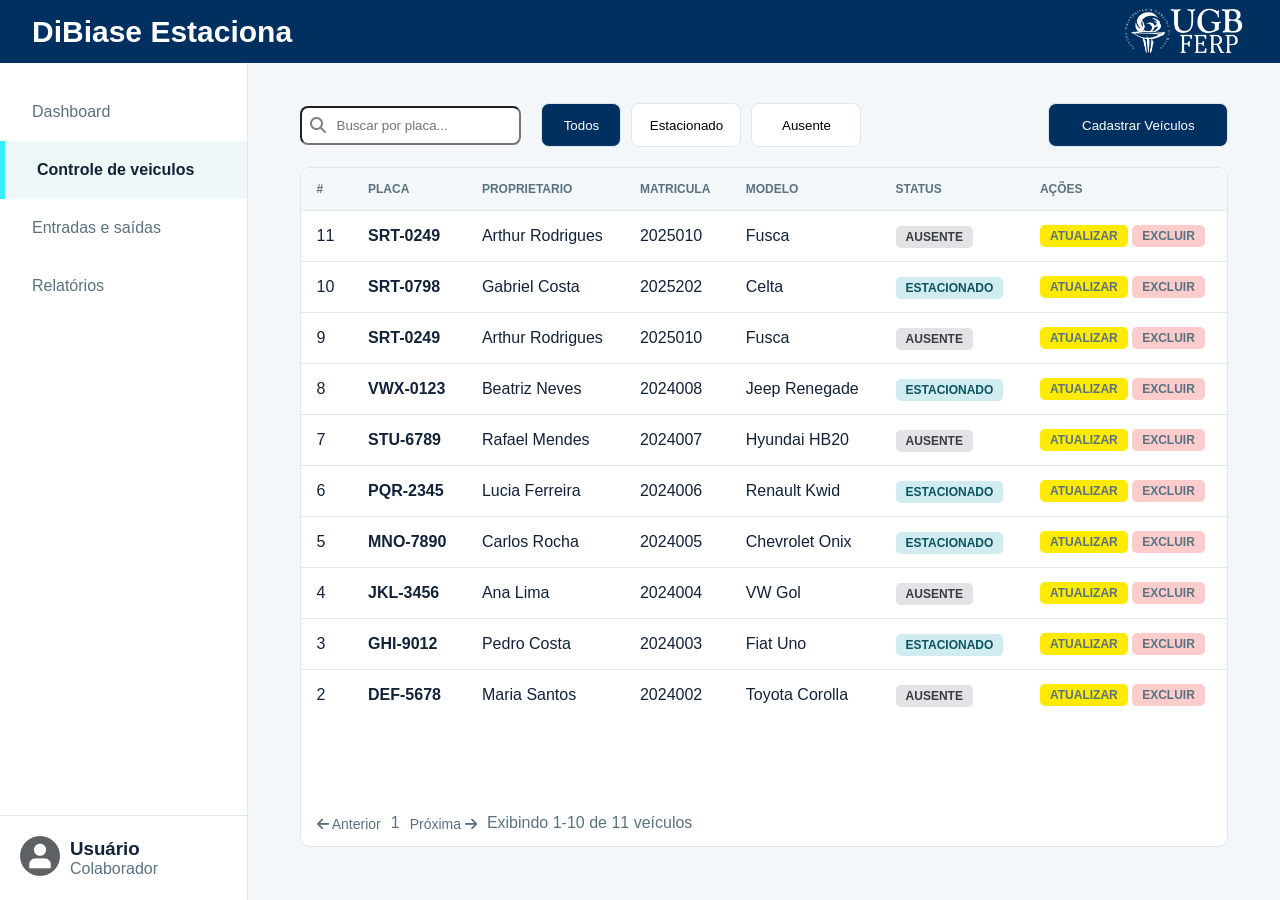
<file: DiBiaseEstaciona/pages/control.html>
<!doctype html>
<html lang="pt-Br">

<head>
  <meta charset="UTF-8" />
  <meta name="viewport" content="width=device-width, initial-scale=1.0" />
  <link rel="stylesheet" href="../css/style.css" />
  <link rel="stylesheet" href="../css/control.css" />
  <link rel="stylesheet" href="../css/components/navbar.css" />
  <link rel="stylesheet" href="../css/components/sidebar.css" />
  <link rel="stylesheet" href="https://cdnjs.cloudflare.com/ajax/libs/font-awesome/6.5.1/css/all.min.css" />
  <title>Document</title>
</head>

<body>
  <nav>
    <h1>DiBiase Estaciona</h1>
    <img src="../assets/images/logoUGB.png" class="navbar-logo" />
    <img
        src="../assets/images/menu-aberto.png"
        class="menu-icon"
        id="menu-icon"
    />
  </nav>

  <div class="layout">
    <aside class="sidebar">
      <div class="top-side">
        <div class="menu dashboard">
          <a href="./dashboard.html" class="link-side text-dashboard">
            Dashboard
          </a>
        </div>

        <div class="menu controle-veiculos">
          <a href="./control.html" class="link-side">
            Controle de veiculos
          </a>
        </div>

        <div class="menu entradas-saidas">
          <a href="./entryexit.html" class="link-side"> Entradas e saídas </a>
        </div>

        <div class="menu relatorios">
          <a href="./relatorio.html" class="link-side"> Relatórios </a>
        </div>

        <div class="menu gestao" id="menu-usuarios">
          <a href="./usuarios.html" class="link-side"> Gestão de Usuários </a>
        </div>
      </div>
      <div class="side-footer" id="side-footer">
        <div class="img-side-footer">
          <img src="../assets/images/userIcon.png" alt="" class="userLogo" />
        </div>

        <div class="user-sidebar">
          <h3 id="userName"></h3>
          <p id="UserRole"></p>
        </div>

        <div class="side-footer-menu" id="side-footer-menu">
          <a href="" id="logout">Sair</a>
        </div>
      </div>
    </aside>
    <main class="content">
      <div class="inner_content">
        <div class="fields">
          <div class="search_bar">
            <i class="fa-solid fa-magnifying-glass"></i>
            <input type="text" id="pesquisa" onkeydown="if (event.key === 'Enter') pesquisar()"
              placeholder="Buscar por placa..." />
          </div>
          <div class="buttons">
            <button class="todos" id="todos" onclick="filtrotodos()">Todos</button>
            <button class="estacionado" id="estacionado" onclick="filtroestacionado()">Estacionado</button>
            <button class="ausente" id="ausente" onclick="filtroausente()">Ausente</button>
            <button class="add" id="add" onclick="add()">Cadastrar Veículos</button>
          </div>
        </div>
        <div class="table_container">
          <table>
            <thead>
              <tr>
                <th>#</th>
                <th>PLACA</th>
                <th>PROPRIETARIO</th>
                <th>MATRICULA</th>
                <th>MODELO</th>
                <th>STATUS</th>
                <th>AÇÕES</th>
              </tr>
            </thead>
            <tbody id="table-controle"></tbody>
          </table>
          <div class="pages">
            <button onclick="anterior()"><i class="fa-solid fa-arrow-left"></i> Anterior</button>
            <span id="pagina">1</span>
            <button onclick="proxima()">Próxima <i class="fa-solid fa-arrow-right"></i></button>
            <span id="exibion"></span>
          </div>
        </div>
      </div>
    </main>
  </div>
  <div class="overlay" id="overlay"></div>
  <div class="popup" id="popup">
    <div class="popup_header">
      <div class="popup_title">
        <h2>Cadastro Veículos</h2>
        <p>Insira as informações do veículo e do condutor</p>
      </div>
      <button class="fechar" onclick="fechar()"><i class="fa-solid fa-xmark"></i></button>
    </div>
    <div class="campos">
      <div class="campo">
        <label for="nome">Nome do condutor</label>
        <input type="text" name="nome" id="nome" placeholder="Digite o nome do condutor">
      </div>
      <div class="campo">
        <label for="matricula">Matricula</label>
        <input type="text" name="matricula" id="matricula" placeholder="Digite a matrícula do condutor">
      </div>
      <div class="campo">
        <label for="placa">Placa</label>
        <input type="text" name="placa" id="placa" placeholder="ABC-1234">
      </div>
      <div class="campo">
        <label for="modelo">Modelo</label>
        <input type="text" name="modelo" id="modelo" placeholder="Exemplo: Honda Civic">
      </div>
      <button id="cadastrar" onclick="cadastrar()">Cadastrar</button>
    </div>
  </div>
  <div class="popup" id="popup-editar">
    <div class="popup_header">
      <div class="popup_title">
        <h2>Editar Veículos</h2>
        <p>Insira as informações do veículo e do condutor</p>
      </div>
      <button class="fechar" onclick="fechar()"><i class="fa-solid fa-xmark"></i></button>
    </div>
    <div class="campos">
      <div class="campo">
        <label for="nome">Nome do condutor</label>
        <input type="text" name="nome" id="nome-edit" placeholder="Digite o nome do condutor">
      </div>
      <div class="campo">
        <label for="matricula">Matricula</label>
        <input type="text" name="matricula" id="matricula-edit" placeholder="Digite a matrícula do condutor">
      </div>
      <div class="campo">
        <label for="placa">Placa</label>
        <input type="text" name="placa" id="placa-edit" placeholder="ABC-1234">
      </div>
      <div class="campo">
        <label for="modelo">Modelo</label>
        <input type="text" name="modelo" id="modelo-edit" placeholder="Exemplo: Honda Civic">
      </div>
      <button id="cadastrar" onclick="editar()">Editar</button>
    </div>
  </div>
  <script type="module" src="../js/control2.js"></script>
  <script type="module" src="../js/components.js"></script>
</body>

</html>
</file>
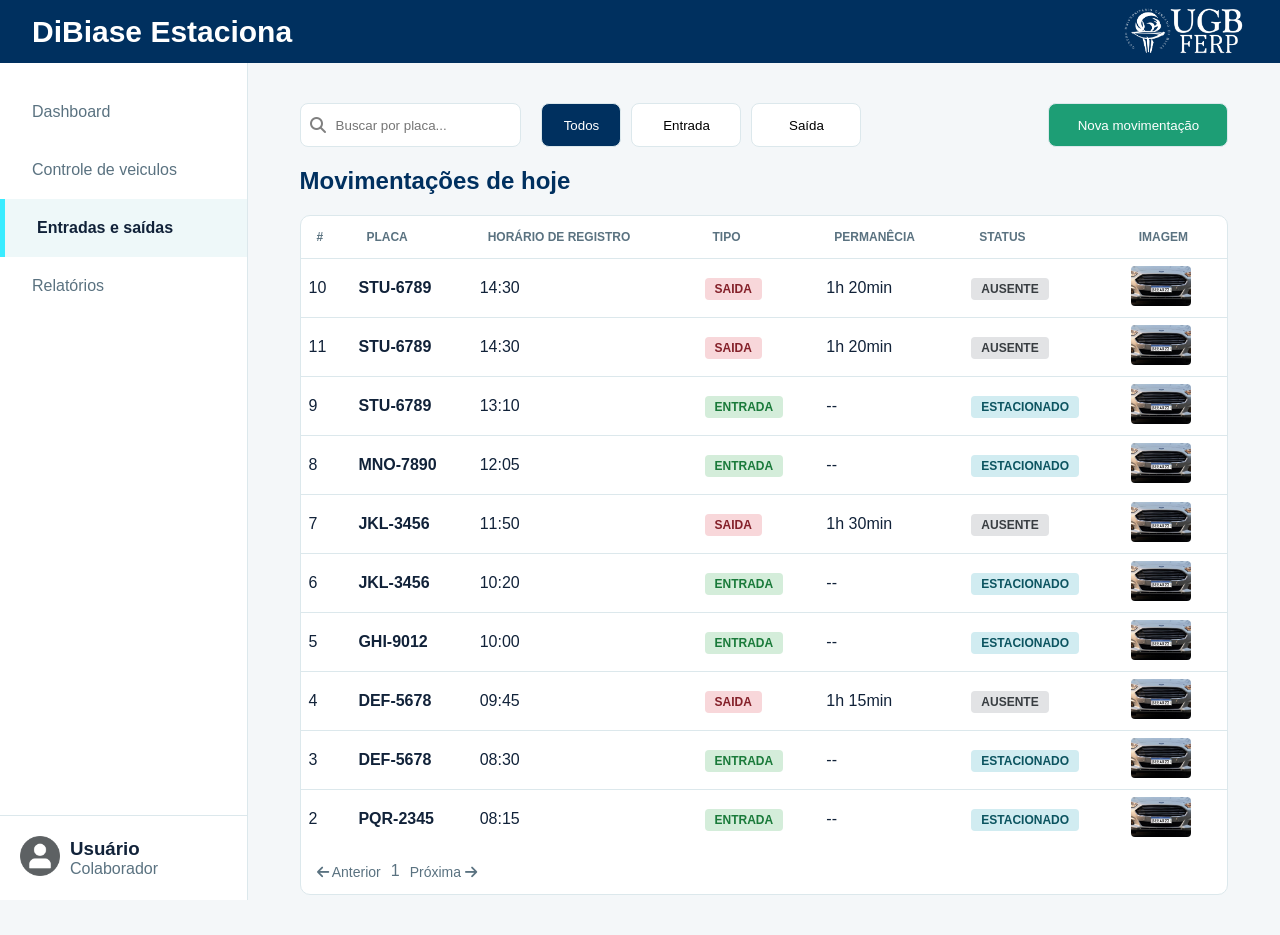
<file: DiBiaseEstaciona/pages/entryexit.html>
<!doctype html>
<html lang="pt-Br">
  <head>
    <meta charset="UTF-8" />
    <meta name="viewport" content="width=device-width, initial-scale=1.0" />
    <link rel="stylesheet" href="../css/entryexit.css" />
    <link rel="stylesheet" href="../css/components/navbar.css" />
    <link rel="stylesheet" href="../css/components/sidebar.css" />
    <link
      rel="stylesheet"
      href="https://cdnjs.cloudflare.com/ajax/libs/font-awesome/6.5.1/css/all.min.css"
    />
    <title>Entrada e saída</title>
  </head>

  <body>
    <nav>
      <h1>DiBiase Estaciona</h1>
      <img src="../assets/images/logoUGB.png" class="navbar-logo" />
      <img
        src="../assets/images/menu-aberto.png"
        class="menu-icon"
        id="menu-icon"
      />
    </nav>

    <div class="layout">
      <aside class="sidebar" id="sidebar">
        <div class="top-side">
          <div class="menu dashboard">
            <a href="./dashboard.html" class="link-side text-dashboard">
              Dashboard
            </a>
          </div>

          <div class="menu controle-veiculos">
            <a href="./control.html" class="link-side">
              Controle de veiculos
            </a>
          </div>

          <div class="menu entradas-saidas">
            <a href="./entryexit.html" class="link-side"> Entradas e saídas </a>
          </div>

          <div class="menu relatorios">
            <a href="./relatorio.html" class="link-side"> Relatórios </a>
          </div>

          <div class="menu gestao" id="menu-usuarios">
            <a href="./usuarios.html" class="link-side"> Gestão de Usuários </a>
          </div>
        </div>
        <div class="side-footer" id="side-footer">
          <div class="img-side-footer">
            <img src="../assets/images/userIcon.png" alt="" class="userLogo" />
          </div>

          <div class="user-sidebar">
            <h3 id="userName"></h3>
            <p id="UserRole"></p>
          </div>

          <div class="side-footer-menu" id="side-footer-menu">
            <a href="" id="logout">Sair</a>
          </div>
        </div>
      </aside>
      <main class="content">
        <div class="inner_content">
          <div class="fields">
            <div class="search_bar">
              <i class="fa-solid fa-magnifying-glass"></i>
              <input
                type="text"
                id="pesquisa"
                onkeydown="if (event.key === 'Enter') pesquisar();"
                placeholder="Buscar por placa..."
              />
            </div>
            <div class="buttons">
              <div class="table-buttons">
                <button class="todos" id="todos" onclick="todos()">
                  Todos
                </button>
                <button class="entrada" id="entrada" onclick="entrada()">
                  Entrada
                </button>
                <button class="saida" id="saida" onclick="saida()">
                  Saída
                </button>
              </div>

              <div class="nova-mov">
                <button class="add" onclick="abrirModal()">
                  Nova movimentação
                </button>
              </div>
            </div>
          </div>

          <div class="content_title">
            <h2 class="titulo">Movimentações de hoje</h2>
          </div>
          <div class="table-container">
            <table>
              <thead>
                <tr>
                  <th>#</th>
                  <th>PLACA</th>
                  <th>HORÁRIO DE REGISTRO</th>
                  <th>TIPO</th>
                  <th>PERMANÊCIA</th>
                  <th>STATUS</th>
                  <th>IMAGEM</th>
                </tr>
              </thead>
              <tbody id="table-controle"></tbody>
            </table>
            <div class="pages">
              <button onclick="anterior()"><i class="fa-solid fa-arrow-left"></i> Anterior</button>
              <span id="pagina">1</span>
              <button onclick="proxima()">Próxima <i class="fa-solid fa-arrow-right"></i></button>
              <span id="exibion"></span>
            </div>
          </div>
        </div>
      </main>
    </div>

    <!-- MODAL -->
    <div
      id="modal-overlay"
      class="modal-overlay"
      onclick="fecharModalFora(event)"
    >
      <div class="modal-card">
        <div class="modal-header">
          <div>
            <h2 class="modal-title">Nova movimentação</h2>
            <p class="modal-subtitle">Preencha os dados do veículo</p>
          </div>
          <button class="modal-close" onclick="fecharModal()">
            <i class="fa-solid fa-xmark"></i>
          </button>
        </div>

        <div class="tipo-toggle">
          <button
            id="btn-entrada"
            class="tipo-btn tipo-ativo-entrada"
            onclick="selecionarTipo('entrada')"
          >
            <i class="fa-solid fa-arrow-down"></i> Entrada
          </button>
          <button
            id="btn-saida"
            class="tipo-btn"
            onclick="selecionarTipo('saida')"
          >
            <i class="fa-solid fa-arrow-up"></i> Saída
          </button>
        </div>

        <div class="modal-body">
          <div class="form-group">
            <label for="input-matricula">Matrícula</label>
            <input type="text" id="input-matricula" placeholder="Ex: 2024001" />
          </div>

          <div class="form-group">
            <label for="input-placa">Placa</label>
            <input
              type="text"
              id="input-placa"
              placeholder="Ex: ABC-1234"
              style="text-transform: uppercase"
            />
          </div>

          <div class="form-group">
            <label>Foto da placa</label>
            <div
              id="upload-area"
              class="upload-area"
              onclick="document.getElementById('input-foto').click()"
            >
              <i class="fa-solid fa-camera"></i>
              <p>Clique para adicionar foto</p>
              <span>JPG, PNG até 5MB</span>
            </div>
            <input
              type="file"
              id="input-foto"
              accept="image/*"
              style="display: none"
              onchange="previewFoto(this)"
            />
            <div
              id="preview-container"
              class="preview-container"
              style="display: none"
            >
              <img id="preview-img" alt="Preview da placa" />
              <button class="remove-foto" onclick="removerFoto()">
                <i class="fa-solid fa-trash"></i> Remover foto
              </button>
            </div>
          </div>
        </div>

        <div class="modal-footer">
          <button class="btn-cancelar" onclick="fecharModal()">Cancelar</button>
          <button class="btn-registrar" onclick="registrarMovimentacao()">
            <i class="fa-solid fa-check"></i> Registrar
          </button>
        </div>
      </div>
    </div>

    <script type="module" src="../js/components.js"></script>
    <script type="module" src="../js/entryexit.js"></script>
  </body>
</html>
</file>
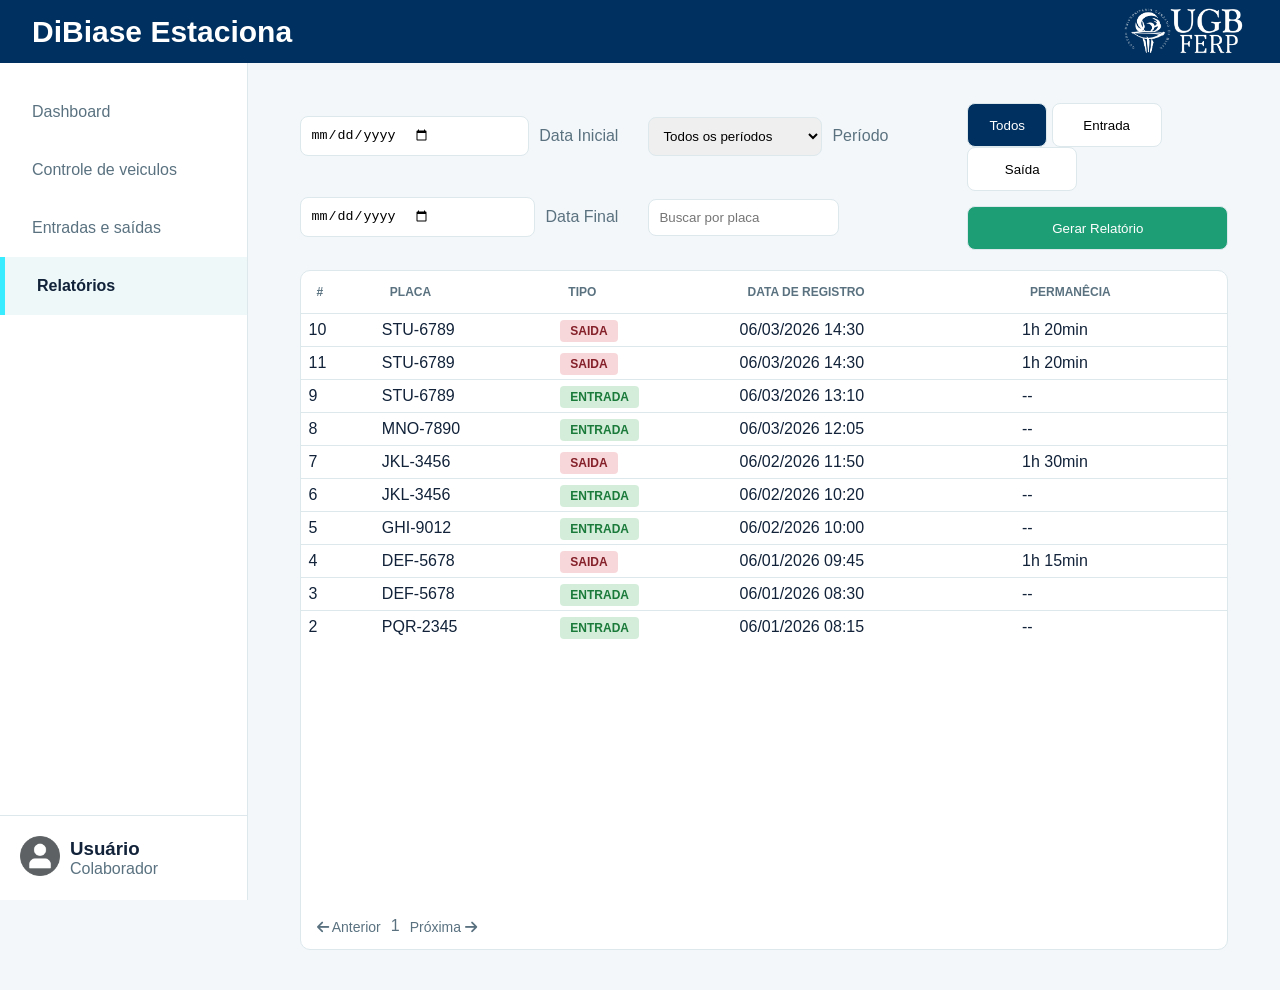
<file: DiBiaseEstaciona/pages/relatorio.html>
<!doctype html>
<html lang="pt-Br">

<head>
  <meta charset="UTF-8" />
  <meta name="viewport" content="width=device-width, initial-scale=1.0" />
  <link rel="stylesheet" href="../css/relatorio.css" />
  <link rel="stylesheet" href="../css/components/navbar.css" />
  <link rel="stylesheet" href="../css/components/sidebar.css" />
  <link rel="stylesheet" href="https://cdnjs.cloudflare.com/ajax/libs/font-awesome/6.5.1/css/all.min.css" />
  <title>Relátorio</title>
</head>

<body>
  <nav>
    <h1>DiBiase Estaciona</h1>
    <img src="../assets/images/logoUGB.png" class="navbar-logo" />
    <img
        src="../assets/images/menu-aberto.png"
        class="menu-icon"
        id="menu-icon"
    />
  </nav>

  <div class="layout">
    <aside class="sidebar">
      <div class="top-side">
        <div class="menu dashboard">
          <a href="./dashboard.html" class="link-side text-dashboard">
            Dashboard
          </a>
        </div>

        <div class="menu controle-veiculos">
          <a href="./control.html" class="link-side">
            Controle de veiculos
          </a>
        </div>

        <div class="menu entradas-saidas">
          <a href="./entryexit.html" class="link-side"> Entradas e saídas </a>
        </div>

        <div class="menu relatorios">
          <a href="./relatorio.html" class="link-side"> Relatórios </a>
        </div>
        <div class="menu gestao" id="menu-usuarios">
          <a href="./usuarios.html" class="link-side"> Gestão de Usuários </a>
        </div>
      </div>
      <div class="side-footer" id="side-footer">
        <div class="img-side-footer">
          <img src="../assets/images/userIcon.png" alt="" class="userLogo" />
        </div>

        <div class="user-sidebar">
          <h3 id="userName"></h3>
          <p id="UserRole"></p>
        </div>

        <div class="side-footer-menu" id="side-footer-menu">
          <a href="" id="logout">Sair</a>
        </div>
      </div>
    </aside>
    <main class="content">
      <div class="inner_content">
        <div class="fields">
          <div class="search_bar">
            <div class="search">
              <input id="dataInicial" type="date" onchange="aplicarFiltros()" placeholder="DD - MM - AAAA" />
              <label>Data Inicial</label>
            </div>

            <div class="search">
              <select id="periodo" aria-placeholder="Período" onchange="aplicarFiltros()">
                <option value="">Todos os períodos</option>
                <option value="manha">Manhã (06:00 - 12:00)</option>
                <option value="tarde">Tarde (12:00 - 18:00)</option>
                <option value="noite">Noite (18:00 - 06:00)</option>
              </select>
              <label>Período</label>
            </div>

            <div class="search">
              <input id="dataFinal" type="date" onchange="aplicarFiltros()" placeholder="DD - MM - AAAA" />
              <label>Data Final</label>
            </div>

            <div class="search">
              <input id="buscaPlaca" type="text" placeholder="Buscar por placa" onkeyup="aplicarFiltros()" />
            </div>
          </div>

          <div class="buttons">
            <div class="filter-buttons">
              <button class="todos" id="todos" onclick="todos()">
                Todos
              </button>
              <button class="estacionado" id="estacionado" onclick="estacionado()">
                Entrada
              </button>
              <button class="ausente" id="ausente" onclick="ausente()">
                Saída
              </button>
            </div>

            <button class="add" id="exportarCSV">Gerar Relatório</button>
          </div>
        </div>

        <div class="table-container">
          <table>
            <thead>
              <tr>
                <th>#</th>
                <th>PLACA</th>
                <th>TIPO</th>
                <th>DATA DE REGISTRO</th>
                <th>PERMANÊCIA</th>
              </tr>
            </thead>
            <tbody id="table-controle"></tbody>
          </table>
          <div class="pages">
            <button onclick="anterior()"><i class="fa-solid fa-arrow-left"></i> Anterior</button>
            <span id="pagina">1</span>
            <button onclick="proxima()">Próxima <i class="fa-solid fa-arrow-right"></i></button>
            <span id="exibion"></span>
          </div>
        </div>
      </div>
    </main>
  </div>

  <script type="module" src="../js/components.js"></script>
  <script type="module" src="../js/relatorio.js"></script>
</body>

</html>
</file>
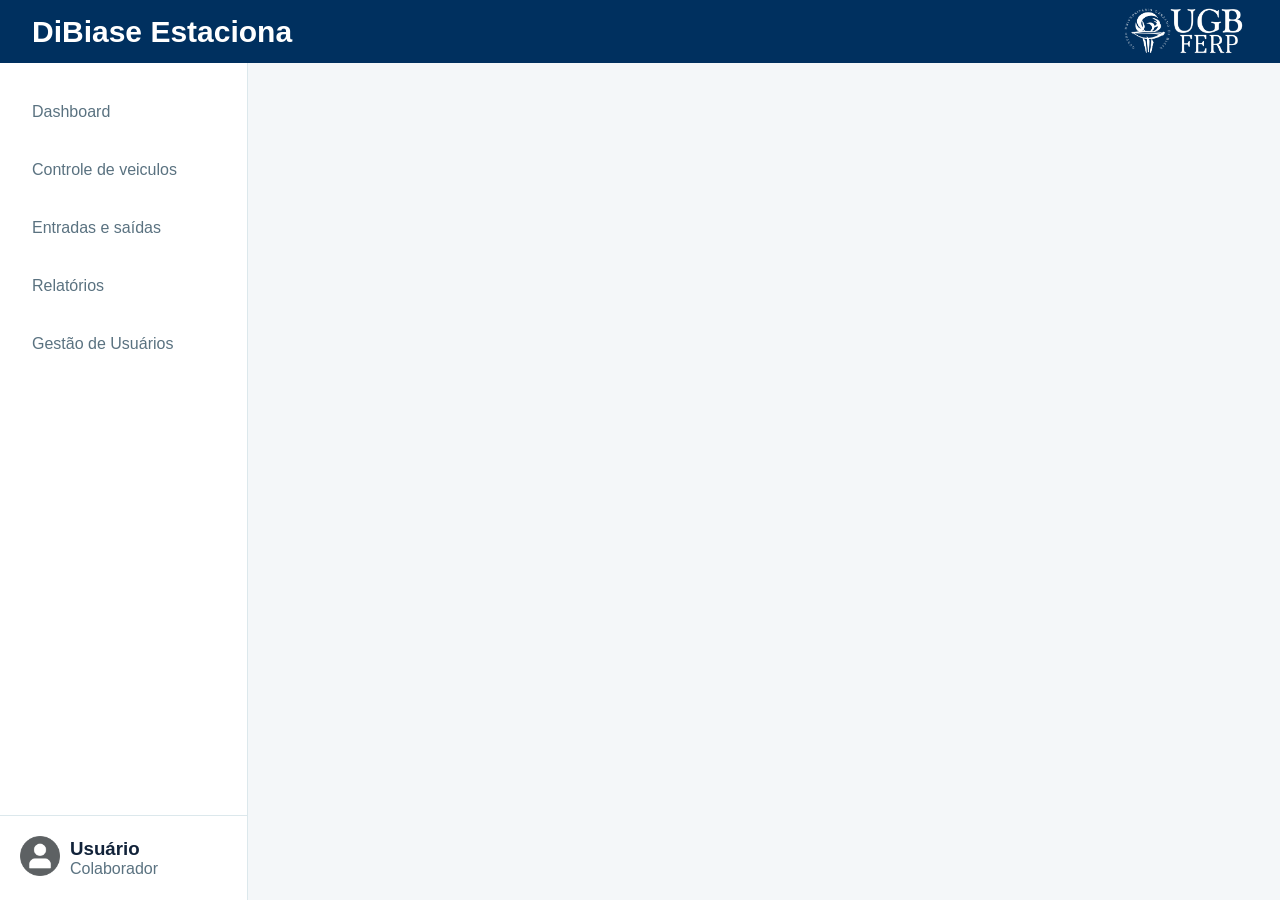
<file: DiBiaseEstaciona/pages/template.html>
<!DOCTYPE html>
<html lang="pt-Br">

<head>
    <meta charset="UTF-8">
    <meta name="viewport" content="width=device-width, initial-scale=1.0">
    <link rel="stylesheet" href="../css/style.css">
    <link rel="stylesheet" href="../css/components/navbar.css">
    <link rel="stylesheet" href="../css/components/sidebar.css">
    <title>Document</title>
</head>

<body>
    <nav>
        <h1>DiBiase Estaciona</h1>
        <img src="../assets/images/logoUGB.png" class="navbar-logo">
    </nav>

    <div class="layout">
        <aside class="sidebar">
            <div class="top-side">
                <div class="menu dashboard">
                    <a href="" class="link-side">
                        Dashboard
                    </a>
                </div>

                <div class="menu controle-veiculos">
                    <a href="" class="link-side">
                        Controle de veiculos
                    </a>
                </div>

                <div class="menu entradas-saidas">
                    <a href="" class="link-side">
                        Entradas e saídas
                    </a>
                </div>

                <div class="menu relatorios">
                    <a href="" class="link-side">
                        Relatórios
                    </a>
                </div>

                <div class="menu gestao">
                    <a href="" class="link-side">
                        Gestão de Usuários
                    </a>
                </div>
            </div>
            <div class="side-footer" id="side-footer">
                <div class="img-side-footer">
                    <img src="../assets/images/userIcon.png" alt="" class="userLogo">
                </div>

                <div class="user-sidebar">
                    <h3 id="userName"></h3>
                    <p id="UserRole"></p>
                </div>

                <div class="side-footer-menu" id="side-footer-menu">
                    <a href="" id="logout">Sair</a>
                </div>
            </div>
        </aside>
        <main class="content">

        </main>
    </div>

    <script type="module" src="../js/components.js"></script>
</body>

</html>
</file>
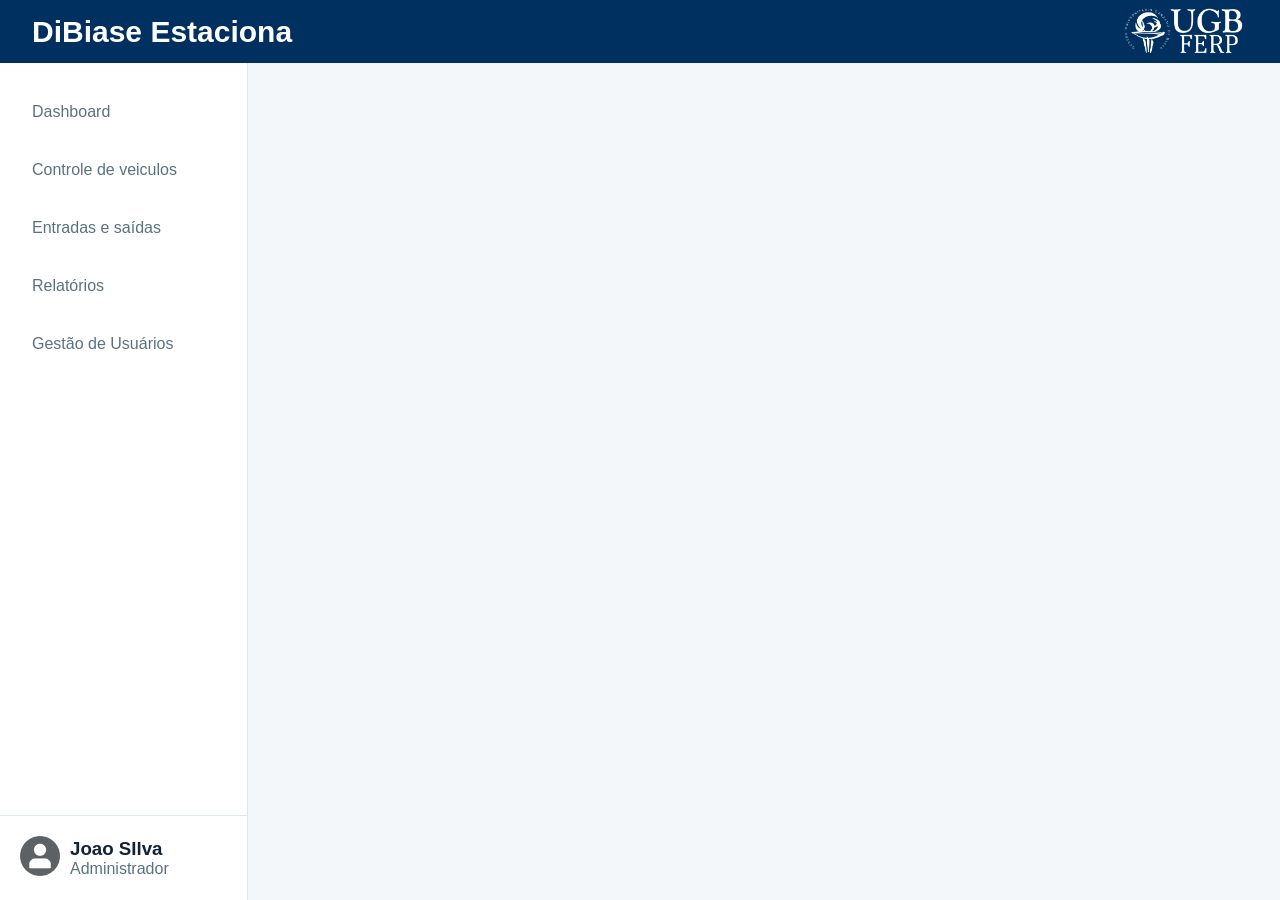
<file: DiBiaseEstaciona/pages/template/template.html>
<!DOCTYPE html>
<html lang="pt-Br">

<head>
    <meta charset="UTF-8">
    <meta name="viewport" content="width=device-width, initial-scale=1.0">
    <link rel="stylesheet" href="../../css/style.css">
    <link rel="stylesheet" href="../../css/components/navbar.css">
    <link rel="stylesheet" href="../../css/components/sidebar.css">
    <title>Document</title>
</head>

<body>
    <nav>
        <h1>DiBiase Estaciona</h1>
        <img src="../../assets/images/logoUGB.png" class="navbar-logo">
    </nav>

    <div class="layout">
        <aside class="sidebar">
            <div class="top-side">
                <div class="menu dashboard">
                    <a href="" class="link-side">
                        Dashboard
                    </a>
                </div>

                <div class="menu controle-veiculos">
                    <a href="" class="link-side">
                        Controle de veiculos
                    </a>
                </div>

                <div class="menu entradas-saidas">
                    <a href="" class="link-side">
                        Entradas e saídas
                    </a>
                </div>

                <div class="menu relatorios">
                    <a href="" class="link-side">
                        Relatórios
                    </a>
                </div>

                <div class="menu gestao">
                    <a href="" class="link-side">
                        Gestão de Usuários
                    </a>
                </div>
            </div>
            <div class="side-footer">
                <div class="img-side-footer">
                    <img src="../../assets/images/userIcon.png" alt="" class="userLogo">
                </div>

                <div class="user-sidebar">
                    <h3>Joao SIlva</h3>
                    <p>Administrador</p>
                </div>
            </div>
        </aside>
        <main class="content">

        </main>
    </div>
</body>

</html>
</file>
<file: DiBiaseEstaciona/css/style.css>
@import "../css/variables.css";

* {
  margin: 0;
  padding: 0;
  box-sizing: border-box;
}

body {
  font-family: "Inter", "Segoe UI", Roboto, "Helvetica Neue", Arial, sans-serif;
  min-height: 100vh;
  overflow-x: hidden;
  background: var(--color-bg);
}

.layout {
  display: flex;
  height: calc(100vh - var(--navbar-height)); /* desconta a altura da navbar */
}
</file>
<file: DiBiaseEstaciona/css/control.css>
@import "../css/style.css";
@import "../css/variables.css";
@import "../css/components/navbar.css";
@import "../css/components/sidebar.css";

.content {
  width: 100%;
  background: var(--color-bg);

  display: flex;
  align-items: start;
  justify-content: center;
}

.controle-veiculos {
  background: var(--color-bg-menu);
  border-left: 5px solid var(--color-menu-border-left);
}

.controle-veiculos a {
  color: var(--color-primary);
  font-weight: 600;
}

.menu:hover:not(.controle-veiculos) {
  background: rgb(251, 254, 255);
}

.inner_content {
  display: flex;
  justify-content: center;
  align-items: center;
  flex-direction: column;
  width: 90%;
  gap: 20px;
  padding: 40px 0;
}

.fields {
  display: flex;
  align-items: center;
  width: 100%;
  gap: 20px;
}

.todos {
  width: 80px;
  height: 44px;
  border-radius: 8px;
}

.estacionado {
  width: 110px;
  height: 44px;
  border-radius: 8px;
}

.ausente {
  width: 110px;
  height: 44px;
  border-radius: 8px;
}

.add {
  width: 180px;
  height: 44px;
  border-radius: 8px;
  margin-left: auto;
}

.buttons {
  display: flex;
  gap: 10px;
  width: 100%;
}

button {
  background: white;
  border: 1px solid #dce8ec;
  cursor: pointer;
  background-color: white;
  border: 1px solid #dce8ec;
}

.ativo {
  background-color: #00305f;
  color: white;
}

.search_bar {
  position: relative;
  width: 300px;
  border-radius: 8px;
}

.search_bar i {
  position: absolute;
  left: 10px;
  top: 50%;
  transform: translateY(-50%);
  color: gray;
}

.search_bar input {
  width: 100%;
  padding: 10px 10px 10px 35px;
  border-radius: 8px;
}

.table_container {
  width: 100%;
  border: 1px solid var(--color-border-default);
  border-radius: 10px;
  display: flex;
  flex-direction: column;
  height: 680px;
  background: white;
}

.search_bar input {
  width: 100%;
  padding: 10px 10px 10px 35px;
  border-radius: 8px;
}

table {
  border-collapse: separate;
  border-spacing: 0;
  border-radius: 12px;
  overflow: hidden;
  width: 100%;
  background: white;
}

thead th {
  padding: 14px 16px;
  font-size: 12px;
  font-weight: 600;
  color: var(--color-txt-menu);
  border-bottom: 1px solid var(--color-border-default);
  text-align: left;
  background: #f4f7f9;
}

tbody tr {
  border-bottom: 1px solid var(--color-border-default);
}

tbody tr:last-child {
  border-bottom: none;
}

tbody td {
  padding: 14px 16px;
  font-size: 16px;
  color: var(--color-primary);
  border-bottom: 1px solid var(--color-border-default);
}

tbody tr:last-child td {
  border-bottom: none;
}

.placa {
  font-weight: bold;
}

.pill {
  padding: 4px 10px;
  border-radius: 5px;
  font-size: 12px;
  font-weight: 600;
}
.pill-entrada {
  background: #d4edda;
  color: #1a7a3a;
}
.pill-saida {
  background: #f8d7da;
  color: #842029;
}
.pill-estacionado {
  background: #d1ecf1;
  color: #0c5460;
}
.pill-ausente {
  background: #e2e3e5;
  color: #383d41;
}

.pages {
  display: flex;
  align-items: end;
  height: 100%;
  padding: 14px 16px;
  color: #5a7280;
  gap: 10px;
}

.pages button {
  border: none;
  color: #5a7280;
  font-size: 14px;
}

.acoes button {
  border: none;
  padding: 4px 10px;
  border-radius: 5px;
  font-size: 12px;
  font-weight: 600;
  color: #5A7280
}

.atualizar {
  background: #FFEA00;
}

.excluir {
  background: rgba(255,0,0,.2);
}

.overlay {
  display: none;
  position: fixed;
  inset: 0;
  background: rgba(0, 0, 0, 0.35);
  z-index: 999;
}

.popup {
  display: none;
  position: fixed;
  top: 50%;
  left: 50%;
  transform: translate(-50%, -50%);
  width: 460px;
  background: #ffffff;
  border-radius: 16px;
  padding: 32px;
  box-shadow: 0 12px 24px rgba(0, 0, 0, 0.15);
  z-index: 1000;
}

.popup_header {
  display: flex;
  justify-content: space-between;
  align-items: center;
  margin-bottom: 28px;
}

.popup_title h2 {
  margin: 0;
  font-size: 24px;
  font-weight: 700;
  color: #1A2B35;
}

.popup_title p {
  margin-top: 6px;
  font-size: 14px;
  color: #5A7280;
}


.fechar {
  border: none;
  background: transparent;
  font-size: 22px;
  cursor: pointer;
  color: #667085;
  transition: 0.2s;
}

.fechar:hover {
  color: #00305f;
  transform: scale(1.1);
}

.campos {
  display: flex;
  flex-direction: column;
  gap: 24px;
}

.campo {
  display: flex;
  flex-direction: column;
  gap: 8px;
}

.campo label {
  font-size: 14px;
  font-weight: 600;
  color: #344054;
}

.campo input {
  width: 100%;
  height: 52px;
  border: 1px solid #d0d5dd;
  border-radius: 14px;
  padding: 0 16px;
  font-size: 14px;
  box-sizing: border-box;
  transition: 0.2s;
}

.campo input::placeholder {
  color: #98a2b3;
}

.campo input:focus {
  outline: none;
  border-color: #00305f;
  box-shadow: 0 0 0 3px rgba(0, 48, 95, 0.15);
}


#cadastrar {
  width: 100%;
  height: 44px;
  border: none;
  border-radius: 12px;
  background: #00305f;
  color: white;
  font-size: 14px;
  font-weight: 600;
  cursor: pointer;
  transition: 0.2s;
  margin-top: 8px;
}

#cadastrar:hover {
  background: #00488f;
  transform: translateY(-2px);
}

.add {
  background: #00305F;
  color: white;
}

.menu-icon {
  width: 32px;
  height: 32px;
  cursor: pointer;
  display: none;
}


@media (max-width: 1024px) {
  .inner_content {
    width: 95%;
  }
}

@media (max-width: 768px) {

  .content {
    width: 100%;
  }

  .inner_content {
    width: 95%;
    padding: 20px 0;
  }

  .fields {
    flex-direction: column;
    align-items: stretch;
    gap: 12px;
  }

  .search_bar {
    width: 100%;
  }

  .search_bar input {
    width: 100%;
  }

  .buttons {
    width: 100%;
    display: flex;
    flex-wrap: wrap;
    gap: 10px;
  }

  .todos,
  .estacionado,
  .ausente {
    flex: 1;
    min-width: 100px;
    width: auto;
  }

  .add {
    width: 100%;
    margin-left: 0;
  }

  .table_container {
    overflow-x: auto;
    height: auto;
  }

  table {
    min-width: 850px;
  }

  .acoes {
    display: flex;
    gap: 6px;
  }

  .popup {
    width: 95%;
    max-width: 420px;
    padding: 24px;
  }

  .popup_title h2 {
    font-size: 20px;
  }

  .popup_title p {
    font-size: 13px;
  }

  .campo input {
    height: 48px;
  }

  #cadastrar {
    width: 100%;
  }
}

@media (max-width: 480px) {

  .inner_content {
    width: 100%;
    padding: 15px;
  }

  .buttons {
    display: flex;
    flex-direction: column;
    gap: 12px;
  }

  .todos,
  .estacionado,
  .ausente,
  .add {
    width: 100%;
    height: 50px ;
    min-height: 50px;
    flex: none;
  }

  .popup {
    width: calc(100% - 20px);
    padding: 20px;
  }

  .popup_header {
    margin-bottom: 20px;
  }

  .popup_title h2 {
    font-size: 18px;
  }

  .popup_title p {
    font-size: 12px;
  }

  .campos {
    gap: 16px;
  }

  .campo label {
    font-size: 13px;
  }

  .campo input {
    height: 44px;
    font-size: 13px;
  }

  .fechar {
    font-size: 20px;
  }

  .acoes {
    flex-direction: column;
    gap: 5px;
  }

  .acoes button {
    width: 100%;
  }
}
</file>
<file: DiBiaseEstaciona/css/components/navbar.css>
@import "../style.css";
@import "../variables.css";

nav {
  color: white;
  background-color: var(--color-bg-nav);

  height: var(--navbar-height);
  padding: 0 2rem;

  display: flex;
  justify-content: space-between;
  align-items: center;
}

h1 {
  font-size: clamp(30px, 1.5vw, 50px);
  font-weight: 600;
}

.navbar-logo {
  height: 60px;
  width: auto;
}

.menu-icon {
  display: none;
}

/* RESPONSIVO */
@media (max-width: 1000px) {
  nav {
    padding: 0 1rem;
  }

  h1 {
    font-size: clamp(25px, 2vw, 50px);
  }

  .navbar-logo {
    display: none;
  }

  .menu-icon {
    display: block;
    height: 30px;
  }
}
</file>
<file: DiBiaseEstaciona/css/components/sidebar.css>
@import "../style.css";
@import "../variables.css";

.sidebar {
  width: 248px;
  height: 100%;

  display: flex;
  flex-direction: column;
  background: white;

  flex-shrink: 0;
  border-right: 1px solid #dce8ec;
}

.top-side {
  flex: 1;
  display: flex;
  flex-direction: column;
  padding-top: 20px;
}

.menu {
  padding: 20px 0;
  padding-left: 2rem;

  display: flex;
  align-items: center;
  cursor: pointer;
}

.link-side {
  color: var(--color-txt-menu);
  text-decoration: none;
}

/* SIDEBAR FOOTER */
.side-footer {
  display: flex;
  align-items: center;

  padding-left: 2rem;
  padding: 20px;
  gap: 10px;

  border-top: 1px solid #dce8ec;
}

.userLogo {
  height: 40px;
  width: auto;
}

.user-sidebar h3 {
  color: var(--color-primary);
}

.user-sidebar p {
  color: var(--color-txt-menu);
}

.side-footer {
  position: relative;
  cursor: pointer;
}

.side-footer-menu {
  position: absolute;
  bottom: 10vh;
  left: 16px;
  background: white;
  border: 1px solid #dce8ec;
  border-radius: 8px;
  padding: 8px;
  box-shadow: 0 4px 12px rgba(0, 0, 0, 0.1);
  min-width: 160px;
  opacity: 0;
  pointer-events: none;
  transform: translateY(8px);
  transition:
    opacity 0.2s ease,
    transform 0.2s ease;
}

.side-footer-menu.active {
  opacity: 1;
  pointer-events: all;
  transform: translateY(0);
}

#logout {
  color: rgb(255, 55, 55);
  text-decoration: none;
  cursor: pointer;
}

/* RESPONSIVO */

@media (max-width: 1200px) {
  .sidebar {
    width: 200px;
  }

  .link-side {
    font-size: 15px;
  }
}

@media (max-width: 1000px) {
  .sidebar.active {
    display: flex;
  }

  .layout {
    flex-direction: column;
  }

  .sidebar {
    display: none;
    width: 100%;
    height: auto;
  }
}
</file>
<file: DiBiaseEstaciona/css/entryexit.css>
@import "../css/style.css";
@import "../css/variables.css";
@import "../css/components/navbar.css";
@import "../css/components/sidebar.css";

.content {
  width: 100%;
  height: 100%;
  background: var(--color-bg);

  display: flex;
  align-items: start;
  justify-content: center;
}

.entradas-saidas {
  background: var(--color-bg-menu);
  border-left: 5px solid var(--color-menu-border-left);
}

.entradas-saidas a {
  color: var(--color-primary);
  font-weight: 600;
}

.menu:hover:not(.entradas-saidas) {
  background: rgb(251, 254, 255);
}

.inner_content {
  display: flex;
  justify-content: center;
  align-items: center;
  flex-direction: column;
  width: 90%;
  gap: 20px;
  padding: 40px 0;
}

.fields {
  width: 100%;
  display: flex;
  gap: 20px;
  align-items: center;
}

.todos {
  width: 80px;
  height: 44px;
  border-radius: 8px;
}

.entrada {
  width: 110px;
  height: 44px;
  border-radius: 8px;
}

.saida {
  width: 110px;
  height: 44px;
  border-radius: 8px;
}

.add {
  width: 180px;
  height: 44px;
  border-radius: 8px;
  background-color: #1d9e75;
  color: #ffffff;
  margin-left: 77px;
}

button {
  background-color: white;
  border: 1px solid #dce8ec;
}

.buttons {
  width: 100%;
  display: flex;
  justify-content: space-between;
  gap: 10px;
}

.table-buttons {
  display: flex;
  gap: 10px;
}

.ativo {
  background-color: #00305f;
  color: white;
}

.search_bar {
  position: relative;
  width: 300px;
  border-radius: 8px;
}

.search_bar i {
  position: absolute;
  left: 10px;
  top: 50%;
  transform: translateY(-50%);
  color: gray;
}

.search_bar input {
  width: 100%;
  height: 44px;
  padding: 10px 10px 10px 35px;
  border-radius: 8px;
  border: 1px solid var(--color-border-default);
}

.table-container {
  width: 100%;
  border: 1px solid var(--color-border-default);
  border-radius: 10px;
  height: 680px;
  display: flex;
  flex-direction: column;
  overflow-x: auto;
  -webkit-overflow-scrolling: touch;
  background: white;
}

table {
  border-collapse: collapse;
  width: 100%;
}

thead th {
  padding: 14px 16px;
  font-size: 12px;
  font-weight: 600;
  color: var(--color-txt-menu);
  border-bottom: 1px solid var(--color-border-default);
  text-align: left;
}

tbody {
  background: white;
}

tbody tr {
  border-bottom: 1px solid var(--color-border-default);
}

tbody tr:last-child {
  border-bottom: none;
}

tbody td {
  padding: 7px 8px;
  font-size: 16px;
  color: var(--color-primary);
}

.placa {
  font-weight: bold;
}

.pill {
  padding: 4px 10px;
  border-radius: 4px;
  font-size: 12px;
  font-weight: 600;
}
.pill-entrada {
  background: #d4edda;
  color: #1a7a3a;
}
.pill-saida {
  background: #f8d7da;
  color: #842029;
}
.pill-estacionado {
  background: #d1ecf1;
  color: #0c5460;
}
.pill-ausente {
  background: #e2e3e5;
  color: #383d41;
}

.content_title {
  display: flex;
  justify-content: flex-start;
  text-align: left;
  width: 100%;
}

.pages {
  display: flex;
  align-items: end;
  height: 100%;
  padding: 14px 16px;
  color: #5a7280;
  gap: 10px;
}

.pages button {
  border: none;
  color: #5a7280;
  font-size: 14px;
}

.content_title h2 {
  color: #00305f;
}

/* MODAL */
/* MODAL OVERLAY */
.modal-overlay {
  position: fixed;
  inset: 0;
  background: rgba(0, 0, 0, 0.45);
  display: flex;
  align-items: center;
  justify-content: center;
  z-index: 999;
  opacity: 0;
  pointer-events: none;
  transition: opacity 0.2s ease;
}

.modal-overlay.aberto {
  opacity: 1;
  pointer-events: all;
}

/* MODAL CARD */
.modal-card {
  background: white;
  border-radius: 12px;
  border: 1px solid #dce8ec;
  padding: 1.5rem;
  width: 100%;
  max-width: 460px;
  transform: translateY(16px);
  transition: transform 0.2s ease;
}

.modal-overlay.aberto .modal-card {
  transform: translateY(0);
}

/* HEADER */
.modal-header {
  display: flex;
  justify-content: space-between;
  align-items: flex-start;
  margin-bottom: 1.5rem;
}

.modal-title {
  font-size: 18px;
  font-weight: 600;
  color: var(--color-primary);
  margin: 0;
}

.modal-subtitle {
  font-size: 13px;
  color: var(--color-txt-menu);
  margin: 4px 0 0;
}

.modal-close {
  background: none;
  border: none;
  cursor: pointer;
  color: var(--color-txt-menu);
  font-size: 18px;
  padding: 4px;
  line-height: 1;
}

.modal-close:hover {
  color: var(--color-primary);
}

/* TIPO TOGGLE */
.tipo-toggle {
  display: flex;
  gap: 8px;
  margin-bottom: 1.5rem;
}

.tipo-btn {
  flex: 1;
  padding: 10px;
  border-radius: 8px;
  border: 1px solid #dce8ec;
  background: #f8fafc;
  color: var(--color-txt-menu);
  font-size: 14px;
  font-weight: 500;
  cursor: pointer;
  display: flex;
  align-items: center;
  justify-content: center;
  gap: 6px;
  transition: all 0.15s ease;
}

.tipo-ativo-entrada {
  border: 2px solid #1d9e75;
  background: #e1f5ee;
  color: #085041;
}

.tipo-ativo-saida {
  border: 2px solid #e24b4a;
  background: #fcebeb;
  color: #501313;
}

/* FORM */
.modal-body {
  display: flex;
  flex-direction: column;
  gap: 1rem;
}

.form-group {
  display: flex;
  flex-direction: column;
  gap: 6px;
}

.form-group label {
  font-size: 13px;
  font-weight: 500;
  color: var(--color-txt-menu);
}

.form-group input[type="text"] {
  padding: 10px 12px;
  border: 1px solid #dce8ec;
  border-radius: 8px;
  font-size: 14px;
  color: var(--color-primary);
  outline: none;
  transition: border-color 0.15s ease;
  width: 100%;
}

.form-group input[type="text"]:focus {
  border-color: #00abbd;
}

/*  UPLOAD DA FOTO  */
.upload-area {
  border: 1.5px dashed #b0c8d0;
  border-radius: 8px;
  padding: 1.5rem;
  text-align: center;
  cursor: pointer;
  background: #f8fafc;
  transition:
    border-color 0.15s ease,
    background 0.15s ease;
}

.upload-area:hover {
  border-color: #00abbd;
  background: #f0fafc;
}

.upload-area i {
  font-size: 28px;
  color: var(--color-txt-menu);
}

.upload-area p {
  font-size: 13px;
  color: var(--color-txt-menu);
  margin: 6px 0 0;
}

.upload-area span {
  font-size: 11px;
  color: #a0b4ba;
}

/* PREVIEW */
.preview-container {
  display: flex;
  flex-direction: column;
  gap: 8px;
}

.preview-container img {
  width: 100%;
  max-height: 140px;
  object-fit: cover;
  border-radius: 8px;
  border: 1px solid #dce8ec;
}

.remove-foto {
  background: none;
  border: none;
  color: #e24b4a;
  font-size: 13px;
  cursor: pointer;
  display: flex;
  align-items: center;
  gap: 4px;
  padding: 0;
}

.remove-foto:hover {
  text-decoration: underline;
}

/* FOOTER */
.modal-footer {
  display: flex;
  gap: 8px;
  margin-top: 1.5rem;
}

.btn-cancelar {
  flex: 1;
  padding: 10px;
  border-radius: 8px;
  border: 1px solid #dce8ec;
  background: #f8fafc;
  color: var(--color-txt-menu);
  font-size: 14px;
  cursor: pointer;
  transition: background 0.15s ease;
}

.btn-cancelar:hover {
  background: #eef4f6;
}

.btn-registrar {
  flex: 1;
  padding: 10px;
  border-radius: 8px;
  border: none;
  background: #1d9e75;
  color: white;
  font-size: 14px;
  font-weight: 500;
  cursor: pointer;
  display: flex;
  align-items: center;
  justify-content: center;
  gap: 6px;
  transition: background 0.15s ease;
}

.btn-registrar:hover {
  background: #178a63;
}

/* RESPONSIVO */
@media (max-width: 1200px) {
  .card h2 {
    font-size: 30px;
  }
}

@media (max-width: 1024px) {
  .table-container {
    overflow-x: auto;
    max-width: 100%;
  }

  table {
    min-width: 680px;
  }

  thead th,
  tbody td {
    padding: 12px 14px;
    font-size: 14px;
  }
}

@media (max-width: 768px) {
  .inner_content {
    width: 95%;
    padding: 20px 0;
    gap: 15px;
  }

  .fields {
    flex-direction: column;
    gap: 12px;
    align-items: stretch;
  }

  .search_bar {
    width: 100%;
  }

  .buttons {
    flex-direction: column;
    gap: 12px;
  }

  .table-buttons {
    width: 100%;
    display: flex;
    gap: 8px;
    flex-wrap: wrap;
  }

  .todos,
  .entrada,
  .saida {
    flex: 1;
    min-width: 70px;
    height: 40px;
    font-size: 12px;
  }

  .add {
    width: 100%;
    margin-left: 0;
    height: 40px;
  }

  .nova-mov {
    width: 100%;
  }

  .table-container {
    border-radius: 8px;
    overflow-x: auto;
  }

  table {
    min-width: 100%;
    width: 100%;
  }

  thead th {
    padding: 10px 8px;
    font-size: 11px;
    font-weight: 600;
  }

  tbody td {
    padding: 8px 6px;
    font-size: 12px;
  }

  .pill {
    padding: 3px 6px;
    font-size: 10px;
  }

  .content_title h2 {
    font-size: 18px;
  }
}

@media (max-width: 480px) {
  .inner_content {
    width: 98%;
    padding: 15px 0;
    gap: 12px;
  }

  .fields {
    gap: 10px;
  }

  .search_bar {
    width: 100%;
  }

  .search_bar input {
    height: 38px;
    font-size: 13px;
    padding: 8px 8px 8px 32px;
  }

  .search_bar i {
    left: 8px;
  }

  .buttons {
    gap: 10px;
  }

  .table-buttons {
    gap: 6px;
  }

  .todos,
  .entrada,
  .saida {
    height: 36px;
    font-size: 11px;
    padding: 6px;
  }

  .add {
    height: 36px;
    font-size: 11px;
  }

  .table-container {
    border-radius: 6px;
    width: 100%;
  }

  table {
    min-width: 100%;
  }

  thead th {
    padding: 8px 4px;
    font-size: 9px;
    font-weight: 500;
  }

  tbody tr {
    border-bottom: 1px solid var(--color-border-default);
  }

  tbody td {
    padding: 6px 4px;
    font-size: 11px;
  }

  .pill {
    padding: 2px 4px;
    font-size: 9px;
  }

  .content_title h2 {
    font-size: 16px;
  }

  .modal-card {
    max-width: 95vw;
    padding: 1rem;
  }

  .modal-title {
    font-size: 16px;
  }

  .modal-subtitle {
    font-size: 12px;
  }

  .form-group input[type="text"] {
    font-size: 13px;
    padding: 8px 10px;
  }

  .btn-registrar,
  .btn-cancelar {
    font-size: 13px;
    padding: 8px;
  }
}
</file>
<file: DiBiaseEstaciona/css/relatorio.css>
@import "../css/style.css";
@import "../css/variables.css";
@import "../css/components/navbar.css";
@import "../css/components/sidebar.css";

.content {
  width: 100%;
  height: 100%;
  background: var(--color-bg);

  display: flex;
  align-items: start;
  justify-content: center;
}

.relatorios {
  background: var(--color-bg-menu);
  border-left: 5px solid var(--color-menu-border-left);
}

.relatorios a {
  color: var(--color-primary);
  font-weight: 600;
}

.menu:hover:not(.relatorios) {
  background: rgb(251, 254, 255);
}

.inner_content {
  display: flex;
  justify-content: center;
  align-items: center;
  flex-direction: column;
  width: 90%;
  gap: 20px;
  padding: 40px 0;
}

.fields {
  width: 100%;
  display: flex;
  justify-content: space-between;
}

.todos {
  width: 80px;
  height: 44px;
  border-radius: 8px;
}

.estacionado {
  width: 110px;
  height: 44px;
  border-radius: 8px;
}

.ausente {
  width: 110px;
  height: 44px;
  border-radius: 8px;
}

.add {
  width: 100%;
  height: 44px;
  border-radius: 8px;
  background-color: #1d9e75;
  color: #ffffff;
}

.buttons {
  display: flex;
  flex-direction: column;
  gap: 15px;
}

button {
  background-color: white;
  border: 1px solid #dce8ec;
}

.ativo {
  background-color: #00305f;
  color: white;
}

.search_bar {
  display: grid;
  grid-template-columns: 1fr 1fr;
  gap: 15px 30px;
}

.search_bar i {
  position: absolute;
  left: 10px;
  top: 50%;
  transform: translateY(-50%);
  color: gray;
}

.search_bar input {
  display: grid;
  grid-template-columns: 1fr 1fr;
  gap: 15px 30px;
}

.search {
  display: flex;
  align-items: center;
  gap: 10px;
}
.search input,
.search select {
  padding: 10px;
  border: 1px solid #dce8ec;
  border-radius: 8px;
}
.search label {
  white-space: nowrap;
  color: #5a7280;
}

.table-container {
  width: 100%;
  border: 1px solid var(--color-border-default);
  border-radius: 10px;
  height: 680px;
  display: flex;
  flex-direction: column;
  overflow-x: auto;
  -webkit-overflow-scrolling: touch;
  background: white;
}

.pill {
  padding: 4px 10px;
  border-radius: 4px;
  font-size: 12px;
  font-weight: 600;
}
.pill-entrada {
  background: #d4edda;
  color: #1a7a3a;
}
.pill-saida {
  background: #f8d7da;
  color: #842029;
}
.pill-estacionado {
  background: #d1ecf1;
  color: #0c5460;
}
.pill-ausente {
  background: #e2e3e5;
  color: #383d41;
}
.pages {
  display: flex;
  align-items: end;
  height: 100%;
  padding: 14px 16px;
  color: #5a7280;
  gap: 10px;
}

.pages button {
  border: none;
  color: #5a7280;
  font-size: 14px;
}

table {
  border-collapse: collapse;
  width: 100%;
}

thead th {
  padding: 14px 16px;
  font-size: 12px;
  font-weight: 600;
  color: var(--color-txt-menu);
  border-bottom: 1px solid var(--color-border-default);
  text-align: left;
}

tbody {
  background: white;
}

tbody tr {
  border-bottom: 1px solid var(--color-border-default);
}

tbody tr:last-child {
  border-bottom: none;
}

tbody td {
  padding: 7px 8px;
  font-size: 16px;
  color: var(--color-primary);
}

/* ============ RESPONSIVIDADE ============ */

/* Tablet (768px - 1024px) */
@media (max-width: 1024px) {
  .inner_content {
    width: 95%;
    padding: 30px 0;
  }

  .fields {
    flex-direction: column;
    gap: 20px;
  }

  .search_bar {
    grid-template-columns: 1fr 1fr;
    width: 100%;
  }

  .buttons {
    width: 100%;
    flex-wrap: wrap;
    gap: 10px;
    justify-content: flex-start;
  }

  .filter-buttons {
    display: flex;
    gap: 10px;
    flex-wrap: wrap;
  }

  .add {
    margin-left: 0;
  }

  tbody td {
    padding: 6px 8px;
    font-size: 14px;
  }

  thead th {
    padding: 12px 8px;
    font-size: 11px;
  }
}

/* Mobile (< 768px) */
@media (max-width: 768px) {
  .layout {
    flex-direction: column;
  }

  .sidebar {
    width: 100%;
    max-height: none;
  }

  .content {
    width: 100%;
  }

  .inner_content {
    width: 100%;
    padding: 20px;
    gap: 15px;
  }

  .fields {
    width: 100%;
    flex-direction: column;
    gap: 15px;
  }

  .search_bar {
    grid-template-columns: 1fr;
    gap: 12px;
    width: 100%;
  }

  .search {
    width: 100%;
  }

  .search input,
  .search select {
    width: 100%;
    padding: 8px;
    font-size: 14px;
  }

  .search label {
    font-size: 12px;
  }

  .buttons {
    width: 100%;
    flex-direction: column;
    gap: 10px;
  }

  .filter-buttons {
    display: flex;
    gap: 8px;
    flex-wrap: wrap;
    justify-content: space-between;
  }

  .todos,
  .estacionado,
  .ausente {
    width: 100%;
    height: 40px;
    font-size: 13px;
    flex: 1;
    min-width: 70px;
  }

  .add {
    width: 100%;
    height: 40px;
    margin-left: 0;
    font-size: 13px;
  }

  .table-container {
    width: 100%;
    overflow-x: auto;
    -webkit-overflow-scrolling: touch;
  }

  table {
    min-width: 500px;
  }

  thead th {
    padding: 10px 6px;
    font-size: 10px;
  }

  tbody td {
    padding: 5px 6px;
    font-size: 12px;
  }

  .pill {
    padding: 3px 8px;
    font-size: 10px;
  }
}

/* Mobile pequeno (< 480px) */
@media (max-width: 480px) {
  .inner_content {
    width: 100%;
    padding: 15px;
    gap: 10px;
  }

  .search_bar {
    gap: 8px;
  }

  .search input,
  .search select {
    padding: 6px;
    font-size: 12px;
  }

  .filter-buttons {
    width: 100%;
    gap: 5px;
  }

  .todos,
  .estacionado,
  .ausente,
  .add {
    width: 100%;
    height: 36px;
    font-size: 12px;
  }

  thead th {
    padding: 8px 4px;
    font-size: 9px;
  }

  tbody td {
    padding: 4px 4px;
    font-size: 11px;
  }

  .pill {
    padding: 2px 6px;
    font-size: 9px;
  }
}
</file>
